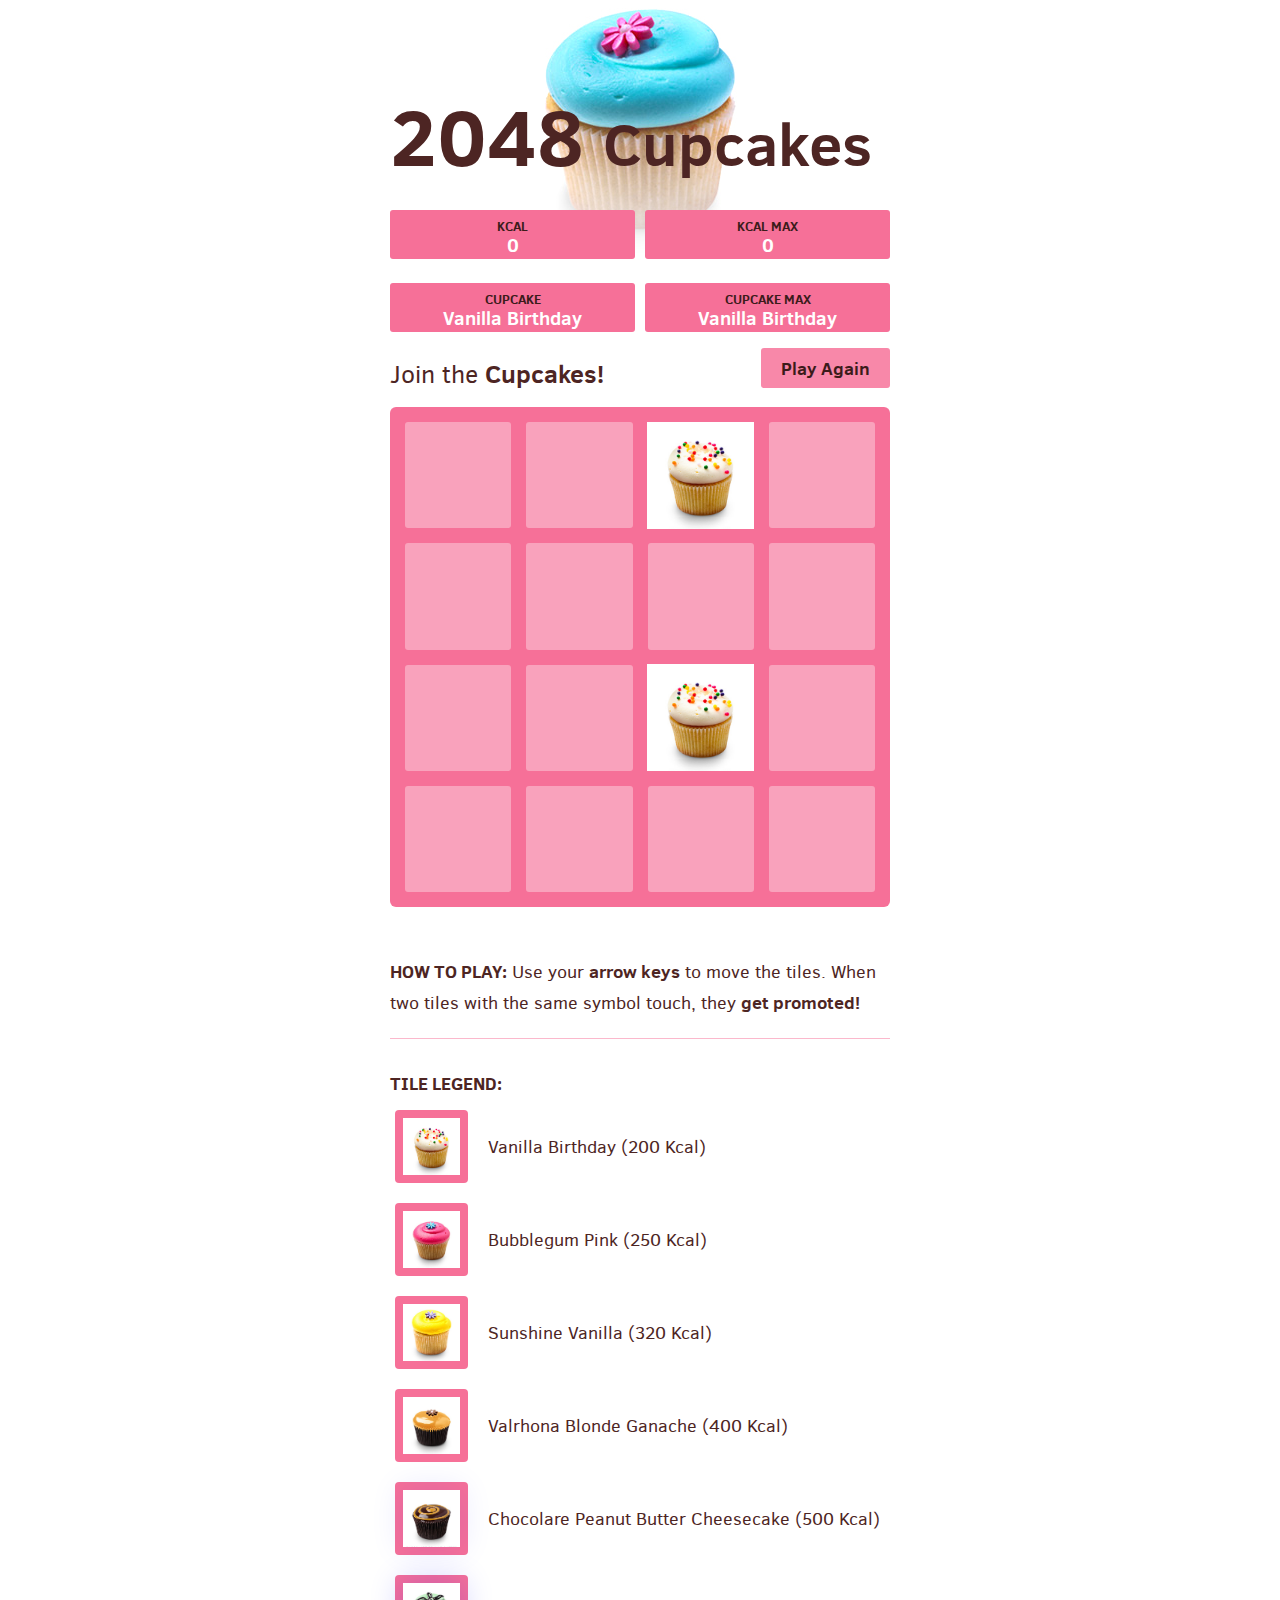
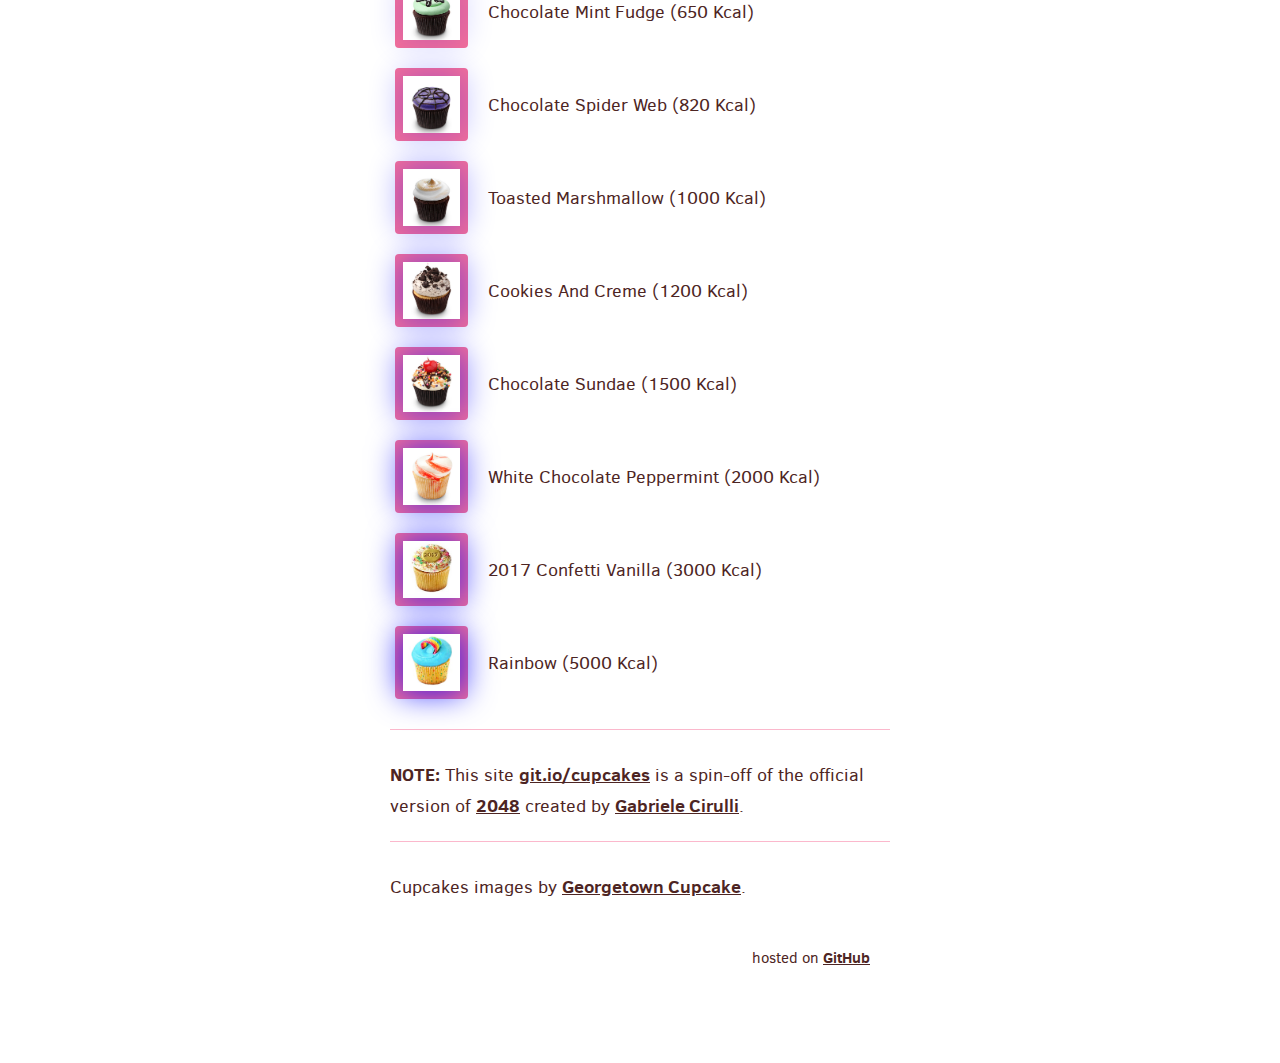
<file: games/cupcake/index.html>
<!DOCTYPE html>
<html>
<head>
  <meta charset="utf-8">
  <title>2048 CUPCAKES</title>

  <link href="style/main.css" rel="stylesheet" type="text/css">
  <link rel="shortcut icon" href="favicon.ico">
  <link rel="apple-touch-icon" href="meta/apple-touch-icon.png">
  <meta name="apple-mobile-web-app-capable" content="yes">
  <meta name="apple-mobile-web-app-status-bar-style" content="black">

  <meta name="HandheldFriendly" content="True">
  <meta name="MobileOptimized" content="320">
  <meta name="viewport" content="width=device-width, target-densitydpi=160dpi, initial-scale=1.0, maximum-scale=1, user-scalable=no, minimal-ui">
  <meta name="format-detection" content="telephone=no" />
</head>
<body>
  <div class="container">
    <div class="heading">
      <div class="title-container">
        <h1 class="title">2048 <small>Cupcakes</small></h1>
      </div>
			<div class="scores-container">
				<div class="score-points">0</div>
				<div class="best-points">0</div>
			</div>
      <div class="scores-container">
        <div class="score-container">0 Kcal</div>
        <div class="best-container">0 Kcal</div>
      </div>
    </div>

    <div class="above-game">
      <p class="game-intro">Join tiles and destroy <strong>EMPIRE!</strong></p>
      <a class="restart-button">New Game</a>
    </div>

    <div class="game-container">
      <div class="game-message">
        <p></p>
        <div class="lower">
	        <a class="keep-playing-button">Keep going</a>
          <a class="retry-button">Retry</a>
          <div class="score-sharing"></div>
        </div>
      </div>

      <div class="grid-container">
        <div class="grid-row">
          <div class="grid-cell"></div>
          <div class="grid-cell"></div>
          <div class="grid-cell"></div>
          <div class="grid-cell"></div>
        </div>
        <div class="grid-row">
          <div class="grid-cell"></div>
          <div class="grid-cell"></div>
          <div class="grid-cell"></div>
          <div class="grid-cell"></div>
        </div>
        <div class="grid-row">
          <div class="grid-cell"></div>
          <div class="grid-cell"></div>
          <div class="grid-cell"></div>
          <div class="grid-cell"></div>
        </div>
        <div class="grid-row">
          <div class="grid-cell"></div>
          <div class="grid-cell"></div>
          <div class="grid-cell"></div>
          <div class="grid-cell"></div>
        </div>
      </div>

      <div class="tile-container">

      </div>
    </div>

    <p class="game-explanation">
      <strong class="important">How to play:</strong> Use your <strong>arrow keys</strong> to move the tiles. When two tiles with the same symbol touch, they <strong>get promoted!</strong>
    </p>
    <hr>
    <p class="tile-legend"><strong class="important">Tile Legend:</strong></p>
    <hr>
    <p class="disclaimer">
    <strong class="important">Note:</strong> This site <a href="http://git.io/cupcakes">git.io/cupcakes</a> is a spin-off of the official version of <a href="http://git.io/2048">2048</a> created by <a href="http://gabrielecirulli.com" target="_blank">Gabriele Cirulli.</a>
    </p>
    <hr>
    <p class="credits">
      Cupcakes images by <a href="http://www.georgetowncupcake.com/" title="Georgetown Cupcake | DC Cupcakes | About">Georgetown Cupcake</a>.
    </p>
    <p class="repo-link"><small>hosted on <a href="https://github.com/0x0800/">GitHub</a></small></p>
  </div>

  <script src="js/bind_polyfill.js"></script>
  <script src="js/classlist_polyfill.js"></script>
  <script src="js/animframe_polyfill.js"></script>
  <script src="js/l10n.js"></script>
  <script src="js/localization.js"></script>
  <script src="js/keyboard_input_manager.js"></script>
  <script src="js/html_actuator.js"></script>
  <script src="js/grid.js"></script>
  <script src="js/tile.js"></script>
  <script src="js/local_storage_manager.js"></script>
  <script src="js/game_manager.js"></script>
  <script src="js/application.js"></script>
  <script>
    window.twttr = (function (d,s,id) {
      var t, js, fjs = d.getElementsByTagName(s)[0];
      if (d.getElementById(id)) return; js=d.createElement(s); js.id=id;
      js.src="https://platform.twitter.com/widgets.js"; fjs.parentNode.insertBefore(js, fjs);
      return window.twttr || (t = { _e: [], ready: function(f){ t._e.push(f) } });
    }(document, "script", "twitter-wjs"));
  </script>
  <script type="text/javascript">

    var _gaq = _gaq || [];
    _gaq.push(['_setAccount', 'UA-49474780-3']);
    _gaq.push(['_trackPageview']);

    (function() {
      var ga = document.createElement('script'); ga.type = 'text/javascript'; ga.async = true;
      ga.src = ('https:' == document.location.protocol ? 'https://' : 'http://') + 'stats.g.doubleclick.net/dc.js';
      var s = document.getElementsByTagName('script')[0]; s.parentNode.insertBefore(ga, s);
    })();

  </script>
</body>
</html>
</file>
<file: games/cupcake/style/main.css>
@import url(fonts/clear-sans.css);
/* $tile-gold-glow-color: lighten($tile-gold-color, 15%); */
html, body {
  margin: 0;
  padding: 0;
  background-color: #fff;
  color: #4d2523;
  font-family: "Clear Sans", "Helvetica Neue", Arial, sans-serif;
  font-size: 18px; }

body {
  padding: 80px 0;
  background-image: url(img/bg.jpg);
  background-position: top center;
  background-repeat: no-repeat; }

.heading:after {
  content: "";
  display: block;
  clear: both; }

h1.title {
  font-size: 80px;
  font-weight: bold;
  margin: 0;
  display: block;
  text-align: center; }
  h1.title small {
    font-size: 60px; }

.title-container {
  position: relative;
  display: inline-block;
  padding-bottom: 10px; }

@-webkit-keyframes move-up {
  0% {
    top: 25px;
    opacity: 1; }

  100% {
    top: -50px;
    opacity: 0; } }
@-moz-keyframes move-up {
  0% {
    top: 25px;
    opacity: 1; }

  100% {
    top: -50px;
    opacity: 0; } }
@keyframes move-up {
  0% {
    top: 25px;
    opacity: 1; }

  100% {
    top: -50px;
    opacity: 0; } }
.scores-container, .scores-points {
  text-align: right; }

.score-container, .best-container,
.score-points, .best-points {
  overflow: hidden;
  position: relative;
  display: inline-block;
  background: #f67098;
  padding: 15px 0px;
  font-size: 19px;
  text-transform: capitalize;
  height: 19px;
  line-height: 41px;
  font-weight: bold;
  border-radius: 3px;
  color: white;
  margin-top: 8px;
  margin-bottom: 16px;
  text-align: center;
  width: 49%;
  float: left; }
  .score-container:after, .best-container:after,
	.score-points:after, .best-points:after {
    position: absolute;
    width: 100%;
    top: 10px;
    left: 0;
    text-transform: uppercase;
    font-size: 13px;
    line-height: 13px;
    text-align: center;
    color: #3c1b1a; }
  .score-container .score-addition, .best-container .score-addition,
	.score-points .score-addition, .best-points .score-addition {
    position: absolute;
    /*right: 60px;*/
    width: 100%;
    text-align: center;
    color: red;
    font-size: 19px;
    line-height: 19px;
    font-weight: bold;
    color: rgba(77, 37, 35, 0.9);
    z-index: 100;
    -webkit-animation: move-up 600ms ease-in;
    -moz-animation: move-up 600ms ease-in;
    animation: move-up 600ms ease-in;
    -webkit-animation-fill-mode: both;
    -moz-animation-fill-mode: both;
    animation-fill-mode: both; }

.best-container {
  float: right; }
.best-points {
  float: right; }

.score-container:after {
  content: "Cupcake"; }
.score-points:after {
  content: "Kcal"; }

.best-container:after {
  content: "Cupcake Max"; }
.best-points:after {
	content: "Kcal Max"; }

p {
  margin-top: 0;
  margin-bottom: 10px;
  line-height: 1.65; }

a {
  color: #4d2523;
  font-weight: bold;
  text-decoration: underline;
  cursor: pointer; }

strong.important {
  text-transform: uppercase; }

hr {
  border: none;
  border-bottom: 1px solid #fbb8cc;
  margin-top: 20px;
  margin-bottom: 30px; }

.container {
  width: 500px;
  margin: 0 auto; }

@-webkit-keyframes fade-in {
  0% {
    opacity: 0; }

  100% {
    opacity: 1; } }
@-moz-keyframes fade-in {
  0% {
    opacity: 0; }

  100% {
    opacity: 1; } }
@keyframes fade-in {
  0% {
    opacity: 0; }

  100% {
    opacity: 1; } }
.game-container {
  margin-top: 11px;
  position: relative;
  padding: 15px;
  cursor: default;
  -webkit-touch-callout: none;
  -ms-touch-callout: none;
  -webkit-user-select: none;
  -moz-user-select: none;
  -ms-user-select: none;
  -ms-touch-action: none;
  touch-action: none;
  background: #f67098;
  border-radius: 6px;
  width: 500px;
  height: 500px;
  -webkit-box-sizing: border-box;
  -moz-box-sizing: border-box;
  box-sizing: border-box; }
  .game-container .game-message {
    display: none;
    position: absolute;
    top: 0;
    right: 0;
    bottom: 0;
    left: 0;
    background: rgba(255, 255, 255, 0.7);
    z-index: 100;
    text-align: center;
    -webkit-animation: fade-in 800ms ease 1200ms;
    -moz-animation: fade-in 800ms ease 1200ms;
    animation: fade-in 800ms ease 1200ms;
    -webkit-animation-fill-mode: both;
    -moz-animation-fill-mode: both;
    animation-fill-mode: both; }
    .game-container .game-message p {
      font-size: 60px;
      font-weight: bold;
      height: 60px;
      line-height: 60px;
      margin-top: 222px; }
    .game-container .game-message .lower {
      display: block;
      margin-top: 59px; }
    .game-container .game-message a {
      display: inline-block;
      background: #f888a9;
      border-radius: 3px;
      padding: 0 20px;
      text-decoration: none;
      color: #3c1b1a;
      height: 40px;
      line-height: 42px;
      margin-left: 9px; }
      .game-container .game-message a.keep-playing-button {
        display: none; }
    .game-container .game-message .score-sharing {
      display: inline-block;
      vertical-align: middle;
      margin-left: 10px; }
    .game-container .game-message.game-won {
      background: rgba(88, 46, 116, 0.5);
      color: white; }
      .game-container .game-message.game-won a.keep-playing-button {
        display: inline-block; }
    .game-container .game-message.game-won, .game-container .game-message.game-over {
      display: block; }

.grid-container {
  position: absolute;
  z-index: 1; }

.grid-row {
  margin-bottom: 15px; }
  .grid-row:last-child {
    margin-bottom: 0; }
  .grid-row:after {
    content: "";
    display: block;
    clear: both; }

.grid-cell {
  width: 106.25px;
  height: 106.25px;
  margin-right: 15px;
  float: left;
  border-radius: 3px;
  background: rgba(255, 255, 255, 0.35); }
  .grid-cell:last-child {
    margin-right: 0; }

.tile-container {
  position: absolute;
  z-index: 2; }

.tile, .tile .tile-inner {
  width: 107px;
  height: 107px;
  line-height: 116.25px; }
.tile.tile-position-1-1 {
  -webkit-transform: translate(0px, 0px);
  -moz-transform: translate(0px, 0px);
  transform: translate(0px, 0px); }
.tile.tile-position-1-2 {
  -webkit-transform: translate(0px, 121px);
  -moz-transform: translate(0px, 121px);
  transform: translate(0px, 121px); }
.tile.tile-position-1-3 {
  -webkit-transform: translate(0px, 242px);
  -moz-transform: translate(0px, 242px);
  transform: translate(0px, 242px); }
.tile.tile-position-1-4 {
  -webkit-transform: translate(0px, 363px);
  -moz-transform: translate(0px, 363px);
  transform: translate(0px, 363px); }
.tile.tile-position-2-1 {
  -webkit-transform: translate(121px, 0px);
  -moz-transform: translate(121px, 0px);
  transform: translate(121px, 0px); }
.tile.tile-position-2-2 {
  -webkit-transform: translate(121px, 121px);
  -moz-transform: translate(121px, 121px);
  transform: translate(121px, 121px); }
.tile.tile-position-2-3 {
  -webkit-transform: translate(121px, 242px);
  -moz-transform: translate(121px, 242px);
  transform: translate(121px, 242px); }
.tile.tile-position-2-4 {
  -webkit-transform: translate(121px, 363px);
  -moz-transform: translate(121px, 363px);
  transform: translate(121px, 363px); }
.tile.tile-position-3-1 {
  -webkit-transform: translate(242px, 0px);
  -moz-transform: translate(242px, 0px);
  transform: translate(242px, 0px); }
.tile.tile-position-3-2 {
  -webkit-transform: translate(242px, 121px);
  -moz-transform: translate(242px, 121px);
  transform: translate(242px, 121px); }
.tile.tile-position-3-3 {
  -webkit-transform: translate(242px, 242px);
  -moz-transform: translate(242px, 242px);
  transform: translate(242px, 242px); }
.tile.tile-position-3-4 {
  -webkit-transform: translate(242px, 363px);
  -moz-transform: translate(242px, 363px);
  transform: translate(242px, 363px); }
.tile.tile-position-4-1 {
  -webkit-transform: translate(363px, 0px);
  -moz-transform: translate(363px, 0px);
  transform: translate(363px, 0px); }
.tile.tile-position-4-2 {
  -webkit-transform: translate(363px, 121px);
  -moz-transform: translate(363px, 121px);
  transform: translate(363px, 121px); }
.tile.tile-position-4-3 {
  -webkit-transform: translate(363px, 242px);
  -moz-transform: translate(363px, 242px);
  transform: translate(363px, 242px); }
.tile.tile-position-4-4 {
  -webkit-transform: translate(363px, 363px);
  -moz-transform: translate(363px, 363px);
  transform: translate(363px, 363px); }

.tile {
  position: absolute;
  -webkit-transition: 100ms ease-in-out;
  -moz-transition: 100ms ease-in-out;
  transition: 100ms ease-in-out;
  -webkit-transition-property: -webkit-transform;
  -moz-transition-property: -moz-transform;
  transition-property: transform; }
  .tile .tile-inner {
    border-radius: 3px;
    background: white;
    text-align: center;
    font-weight: bold;
    z-index: 10;
    font-size: 55px; }
    .tile .tile-inner img {
      width: 100%;
      height: 100%; }
  .tile.tile-2 .tile-inner {
    background: white;
    box-shadow: 0 0 30px 10px rgba(0, 0, 255, 0), inset 0 0 0 1px rgba(255, 255, 255, 0);}
  .tile.tile-4 .tile-inner {
    background: #eeeaf1;
    box-shadow: 0 0 30px 10px rgba(0, 0, 255, 0), inset 0 0 0 1px rgba(255, 255, 255, 0); }
  .tile.tile-8 .tile-inner {
    color: white;
    background: #ddd5e3;
    box-shadow: 0 0 30px 10px rgba(0, 0, 255, 0), inset 0 0 0 1px rgba(255, 255, 255, 0); }
  .tile.tile-16 .tile-inner {
    color: white;
    background: #ccc0d5;
    box-shadow: 0 0 30px 10px rgba(0, 0, 255, 0), inset 0 0 0 1px rgba(255, 255, 255, 0); }
  .tile.tile-32 .tile-inner {
    color: white;
    background: #bcabc7;
    box-shadow: 0 0 30px 10px rgba(0, 0, 255, 0.07937), inset 0 0 0 1px rgba(255, 255, 255, 0.04762); }
  .tile.tile-64 .tile-inner {
    color: white;
    background: #ab96b9;
    box-shadow: 0 0 30px 10px rgba(0, 0, 255, 0.15873), inset 0 0 0 1px rgba(255, 255, 255, 0.09524); }
  .tile.tile-128 .tile-inner {
    color: white;
    background: #9a81ab;
    box-shadow: 0 0 30px 10px rgba(0, 0, 255, 0.2381), inset 0 0 0 1px rgba(255, 255, 255, 0.14286);
    font-size: 45px; }
    @media screen and (max-width: 520px) {
      .tile.tile-128 .tile-inner {
        font-size: 25px; } }
  .tile.tile-256 .tile-inner {
    color: white;
    background: #8a6c9d;
    box-shadow: 0 0 30px 10px rgba(0, 0, 255, 0.31746), inset 0 0 0 1px rgba(255, 255, 255, 0.19048);
    font-size: 45px; }
    @media screen and (max-width: 520px) {
      .tile.tile-256 .tile-inner {
        font-size: 25px; } }
  .tile.tile-512 .tile-inner {
    color: white;
    background: #79578f;
    box-shadow: 0 0 30px 10px rgba(0, 0, 255, 0.39683), inset 0 0 0 1px rgba(255, 255, 255, 0.2381);
    font-size: 45px; }
    @media screen and (max-width: 520px) {
      .tile.tile-512 .tile-inner {
        font-size: 25px; } }
  .tile.tile-1024 .tile-inner {
    color: white;
    background: #684281;
    box-shadow: 0 0 30px 10px rgba(0, 0, 255, 0.47619), inset 0 0 0 1px rgba(255, 255, 255, 0.28571);
    font-size: 35px; }
    @media screen and (max-width: 520px) {
      .tile.tile-1024 .tile-inner {
        font-size: 15px; } }
  .tile.tile-2048 .tile-inner {
    color: white;
    background: #582e74;
    box-shadow: 0 0 30px 10px rgba(0, 0, 255, 0.55556), inset 0 0 0 1px rgba(255, 255, 255, 0.33333);
    font-size: 35px; }
    @media screen and (max-width: 520px) {
      .tile.tile-2048 .tile-inner {
        font-size: 15px; } }
  .tile.tile-super .tile-inner {
    color: white;
    background: #343236;
    font-size: 30px; }
    @media screen and (max-width: 520px) {
      .tile.tile-super .tile-inner {
        font-size: 10px; } }

@-webkit-keyframes appear {
  0% {
    opacity: 0;
    -webkit-transform: scale(0);
    -moz-transform: scale(0);
    transform: scale(0); }

  100% {
    opacity: 1;
    -webkit-transform: scale(1);
    -moz-transform: scale(1);
    transform: scale(1); } }
@-moz-keyframes appear {
  0% {
    opacity: 0;
    -webkit-transform: scale(0);
    -moz-transform: scale(0);
    transform: scale(0); }

  100% {
    opacity: 1;
    -webkit-transform: scale(1);
    -moz-transform: scale(1);
    transform: scale(1); } }
@keyframes appear {
  0% {
    opacity: 0;
    -webkit-transform: scale(0);
    -moz-transform: scale(0);
    transform: scale(0); }

  100% {
    opacity: 1;
    -webkit-transform: scale(1);
    -moz-transform: scale(1);
    transform: scale(1); } }
.tile-new .tile-inner {
  -webkit-animation: appear 200ms ease 100ms;
  -moz-animation: appear 200ms ease 100ms;
  animation: appear 200ms ease 100ms;
  -webkit-animation-fill-mode: backwards;
  -moz-animation-fill-mode: backwards;
  animation-fill-mode: backwards; }

@-webkit-keyframes pop {
  0% {
    -webkit-transform: scale(0);
    -moz-transform: scale(0);
    transform: scale(0); }

  50% {
    -webkit-transform: scale(1.2);
    -moz-transform: scale(1.2);
    transform: scale(1.2); }

  100% {
    -webkit-transform: scale(1);
    -moz-transform: scale(1);
    transform: scale(1); } }
@-moz-keyframes pop {
  0% {
    -webkit-transform: scale(0);
    -moz-transform: scale(0);
    transform: scale(0); }

  50% {
    -webkit-transform: scale(1.2);
    -moz-transform: scale(1.2);
    transform: scale(1.2); }

  100% {
    -webkit-transform: scale(1);
    -moz-transform: scale(1);
    transform: scale(1); } }
@keyframes pop {
  0% {
    -webkit-transform: scale(0);
    -moz-transform: scale(0);
    transform: scale(0); }

  50% {
    -webkit-transform: scale(1.2);
    -moz-transform: scale(1.2);
    transform: scale(1.2); }

  100% {
    -webkit-transform: scale(1);
    -moz-transform: scale(1);
    transform: scale(1); } }
.tile-merged .tile-inner {
  z-index: 20;
  -webkit-animation: pop 200ms ease 100ms;
  -moz-animation: pop 200ms ease 100ms;
  animation: pop 200ms ease 100ms;
  -webkit-animation-fill-mode: backwards;
  -moz-animation-fill-mode: backwards;
  animation-fill-mode: backwards; }

.above-game:after {
  content: "";
  display: block;
  clear: both; }

.game-intro {
  float: left;
  font-size: 25px;
  line-height: 42px;
  margin-bottom: 0;
  margin-top: 5px; }

.restart-button {
  display: inline-block;
  background: #f888a9;
  border-radius: 3px;
  padding: 0 20px;
  text-decoration: none;
  color: #3c1b1a;
  height: 40px;
  line-height: 42px;
  display: block;
  text-align: center;
  float: right; }

.game-explanation {
  margin-top: 50px; }

@media screen and (max-width: 520px) {
  html, body {
    font-size: 15px; }

  body {
    margin: 20px 0;
    padding: 0 20px; }

  h1.title {
    font-size: 27px;
    margin-top: 15px; }
    h1.title small {
      font-size: 27px; }

  .container {
    width: 280px;
    margin: 0 auto; }

  .score-container, .best-container,
  .score-points, .best-points {
    margin-top: 0;
    padding: 15px 0px;
    min-width: 40px; }

  .heading {
    margin-bottom: 10px; }

  .game-intro {
    width: 55%;
    display: block;
    box-sizing: border-box;
    line-height: 1.65;
    font-size: 16px;
    margin-top: 10px; }

  .restart-button, .retry-button {
    width: 42%;
    padding: 0;
    display: block;
    box-sizing: border-box;
    margin-top: 2px; }

  .game-container {
    margin-top: 17px;
    position: relative;
    padding: 10px;
    cursor: default;
    -webkit-touch-callout: none;
    -ms-touch-callout: none;
    -webkit-user-select: none;
    -moz-user-select: none;
    -ms-user-select: none;
    -ms-touch-action: none;
    touch-action: none;
    background: #f67098;
    border-radius: 6px;
    width: 280px;
    height: 280px;
    -webkit-box-sizing: border-box;
    -moz-box-sizing: border-box;
    box-sizing: border-box; }
    .game-container .game-message {
      display: none;
      position: absolute;
      top: 0;
      right: 0;
      bottom: 0;
      left: 0;
      background: rgba(255, 255, 255, 0.7);
      z-index: 100;
      text-align: center;
      -webkit-animation: fade-in 800ms ease 1200ms;
      -moz-animation: fade-in 800ms ease 1200ms;
      animation: fade-in 800ms ease 1200ms;
      -webkit-animation-fill-mode: both;
      -moz-animation-fill-mode: both;
      animation-fill-mode: both; }
      .game-container .game-message p {
        font-size: 60px;
        font-weight: bold;
        height: 60px;
        line-height: 60px;
        margin-top: 222px; }
      .game-container .game-message .lower {
        display: block;
        margin-top: 59px; }
      .game-container .game-message a {
        display: inline-block;
        background: #f888a9;
        border-radius: 3px;
        padding: 0 20px;
        text-decoration: none;
        color: #3c1b1a;
        height: 40px;
        line-height: 42px;
        margin-left: 9px; }
        .game-container .game-message a.keep-playing-button {
          display: none; }
      .game-container .game-message .score-sharing {
        display: inline-block;
        vertical-align: middle;
        margin-left: 10px; }
      .game-container .game-message.game-won {
        background: rgba(88, 46, 116, 0.5);
        color: white; }
        .game-container .game-message.game-won a.keep-playing-button {
          display: inline-block; }
      .game-container .game-message.game-won, .game-container .game-message.game-over {
        display: block; }

  .grid-container {
    position: absolute;
    z-index: 1; }

  .grid-row {
    margin-bottom: 10px; }
    .grid-row:last-child {
      margin-bottom: 0; }
    .grid-row:after {
      content: "";
      display: block;
      clear: both; }

  .grid-cell {
    width: 57.5px;
    height: 57.5px;
    margin-right: 10px;
    float: left;
    border-radius: 3px;
    background: rgba(255, 255, 255, 0.35); }
    .grid-cell:last-child {
      margin-right: 0; }

  .tile-container {
    position: absolute;
    z-index: 2; }

  .tile, .tile .tile-inner {
    width: 58px;
    height: 58px;
    line-height: 67.5px; }
  .tile.tile-position-1-1 {
    -webkit-transform: translate(0px, 0px);
    -moz-transform: translate(0px, 0px);
    transform: translate(0px, 0px); }
  .tile.tile-position-1-2 {
    -webkit-transform: translate(0px, 67px);
    -moz-transform: translate(0px, 67px);
    transform: translate(0px, 67px); }
  .tile.tile-position-1-3 {
    -webkit-transform: translate(0px, 135px);
    -moz-transform: translate(0px, 135px);
    transform: translate(0px, 135px); }
  .tile.tile-position-1-4 {
    -webkit-transform: translate(0px, 202px);
    -moz-transform: translate(0px, 202px);
    transform: translate(0px, 202px); }
  .tile.tile-position-2-1 {
    -webkit-transform: translate(67px, 0px);
    -moz-transform: translate(67px, 0px);
    transform: translate(67px, 0px); }
  .tile.tile-position-2-2 {
    -webkit-transform: translate(67px, 67px);
    -moz-transform: translate(67px, 67px);
    transform: translate(67px, 67px); }
  .tile.tile-position-2-3 {
    -webkit-transform: translate(67px, 135px);
    -moz-transform: translate(67px, 135px);
    transform: translate(67px, 135px); }
  .tile.tile-position-2-4 {
    -webkit-transform: translate(67px, 202px);
    -moz-transform: translate(67px, 202px);
    transform: translate(67px, 202px); }
  .tile.tile-position-3-1 {
    -webkit-transform: translate(135px, 0px);
    -moz-transform: translate(135px, 0px);
    transform: translate(135px, 0px); }
  .tile.tile-position-3-2 {
    -webkit-transform: translate(135px, 67px);
    -moz-transform: translate(135px, 67px);
    transform: translate(135px, 67px); }
  .tile.tile-position-3-3 {
    -webkit-transform: translate(135px, 135px);
    -moz-transform: translate(135px, 135px);
    transform: translate(135px, 135px); }
  .tile.tile-position-3-4 {
    -webkit-transform: translate(135px, 202px);
    -moz-transform: translate(135px, 202px);
    transform: translate(135px, 202px); }
  .tile.tile-position-4-1 {
    -webkit-transform: translate(202px, 0px);
    -moz-transform: translate(202px, 0px);
    transform: translate(202px, 0px); }
  .tile.tile-position-4-2 {
    -webkit-transform: translate(202px, 67px);
    -moz-transform: translate(202px, 67px);
    transform: translate(202px, 67px); }
  .tile.tile-position-4-3 {
    -webkit-transform: translate(202px, 135px);
    -moz-transform: translate(202px, 135px);
    transform: translate(202px, 135px); }
  .tile.tile-position-4-4 {
    -webkit-transform: translate(202px, 202px);
    -moz-transform: translate(202px, 202px);
    transform: translate(202px, 202px); }

  .tile .tile-inner {
    font-size: 35px; }

  .game-message p {
    font-size: 30px !important;
    height: 30px !important;
    line-height: 30px !important;
    margin-top: 90px !important; }
  .game-message .lower {
    margin-top: 30px !important; }
  .game-message.game-won .score-sharing {
    margin-top: 10px; } }
.legend-row {
  padding: 10px 5px; }
  .legend-row:after {
    content: "";
    display: block;
    clear: both; }
  .legend-row p {
    margin-left: 93.33333px;
    margin-top: 23.33333px;
    text-transform: capitalize; }

.legend-grid {
  position: relative;
  padding: 7.5px;
  cursor: default;
  -webkit-touch-callout: none;
  -ms-touch-callout: none;
  -webkit-user-select: none;
  -moz-user-select: none;
  -ms-user-select: none;
  -ms-touch-action: none;
  touch-action: none;
  background: #f67098;
  border-radius: 4px;
  width: 73px;
  height: 73px;
  -webkit-box-sizing: border-box;
  -moz-box-sizing: border-box;
  box-sizing: border-box;
  float: left; }

.legend-cell {
  width: 57.5px;
  height: 57.5px;
  margin-right: 7.5px;
  float: left;
  border-radius: 3px;
  background: rgba(255, 255, 255, 0.35); }
  .legend-cell img {
    width: 100%;
    height: 100%; }

.cell-2 {
  background: white;
  box-shadow: 0 0 30px 5px rgba(0, 0, 255, 0), inset 0 0 0 1px rgba(255, 255, 255, 0); }

.cell-4 {
  background: #eeeaf1;
  box-shadow: 0 0 30px 5px rgba(0, 0, 255, 0), inset 0 0 0 1px rgba(255, 255, 255, 0); }

.cell-8 {
  color: white;
  background: #ddd5e3;
  box-shadow: 0 0 30px 5px rgba(0, 0, 255, 0), inset 0 0 0 1px rgba(255, 255, 255, 0); }

.cell-16 {
  color: white;
  background: #ccc0d5;
  box-shadow: 0 0 30px 5px rgba(0, 0, 255, 0), inset 0 0 0 1px rgba(255, 255, 255, 0); }

.cell-32 {
  color: white;
  background: #bcabc7;
  box-shadow: 0 0 30px 5px rgba(0, 0, 255, 0.07937), inset 0 0 0 1px rgba(255, 255, 255, 0.04762); }

.cell-64 {
  color: white;
  background: #ab96b9;
  box-shadow: 0 0 30px 5px rgba(0, 0, 255, 0.15873), inset 0 0 0 1px rgba(255, 255, 255, 0.09524); }

.cell-128 {
  color: white;
  background: #9a81ab;
  box-shadow: 0 0 30px 5px rgba(0, 0, 255, 0.2381), inset 0 0 0 1px rgba(255, 255, 255, 0.14286); }

.cell-256 {
  color: white;
  background: #8a6c9d;
  box-shadow: 0 0 30px 5px rgba(0, 0, 255, 0.31746), inset 0 0 0 1px rgba(255, 255, 255, 0.19048); }

.cell-512 {
  color: white;
  background: #79578f;
  box-shadow: 0 0 30px 5px rgba(0, 0, 255, 0.39683), inset 0 0 0 1px rgba(255, 255, 255, 0.2381); }

.cell-1024 {
  color: white;
  background: #684281;
  box-shadow: 0 0 30px 5px rgba(0, 0, 255, 0.47619), inset 0 0 0 1px rgba(255, 255, 255, 0.28571); }

.cell-2048 {
  color: white;
  background: #582e74;
  box-shadow: 0 0 30px 5px rgba(0, 0, 255, 0.55556), inset 0 0 0 1px rgba(255, 255, 255, 0.33333); }

.cell-4096 {
  color: white;
  background: #582e74;
  box-shadow: 0 0 30px 5px rgba(0, 0, 255, 0.6), inset 0 0 0 1px rgba(255, 255, 255, 0.38); }

.cell-8192 {
  color: white;
  background: #582e74;
  box-shadow: 0 0 30px 5px rgba(0, 0, 255, 0.7), inset 0 0 0 1px rgba(255, 255, 255, 0.43); }

.repo-link {
  margin-top: 40px;
  margin-right: 20px;
  text-align: right; }


/* === CUPCAKE IMAGE TILES === */
/* (Place this AFTER the existing color-based .tile rules) */

.tile .tile-inner {
  background-size: cover;
  background-position: center;
  border-radius: 8px;
  box-shadow: inset 0 0 0 2px rgba(255,255,255,0.2);
}

/* Each tile’s cupcake image */
.tile.tile-2   .tile-inner { background-image: url(img/2.jpg) !important; }
.tile.tile-4   .tile-inner { background-image: url(img/4.jpg) !important; }
.tile.tile-8   .tile-inner { background-image: url(img/8.jpg) !important; }
.tile.tile-16  .tile-inner { background-image: url(img/16.jpg) !important; }
.tile.tile-32  .tile-inner { background-image: url(img/32.jpg) !important; }
.tile.tile-64  .tile-inner { background-image: url(img/64.jpg) !important; }
.tile.tile-128 .tile-inner { background-image: url(img/128.jpg) !important; }
.tile.tile-256 .tile-inner { background-image: url(img/256.jpg) !important; }
.tile.tile-512 .tile-inner { background-image: url(img/512.jpg) !important; }
.tile.tile-1024 .tile-inner { background-image: url(img/1024.jpg) !important; }
.tile.tile-2048 .tile-inner { background-image: url(img/2048.jpg) !important; }

/* Make cupcake images fill the tile box cleanly */
.game-container .tile .tile-inner {
  width: 100% !important;
  height: 100% !important;
  padding: 0 !important;
  margin: 0 !important;
  display: block;
  line-height: 0 !important;           /* kill leftover text centering space */
  color: transparent !important;       /* hide numeric label if any */
  background-repeat: no-repeat !important;
  background-position: center !important;

  /* Choose ONE of these two: */
  background-size: contain !important; /* fits entirely (may leave small margins) */
  /* background-size: cover !important;*/ /* fills box edge-to-edge (may crop) */

  border-radius: 8px !important;
  box-sizing: border-box !important;
  background-clip: padding-box !important;
}

/* Optional: if any leftover number color peeks through on small tiles */
.game-container .tile .tile-inner .tile-number {
  color: transparent !important;
}
</file>
